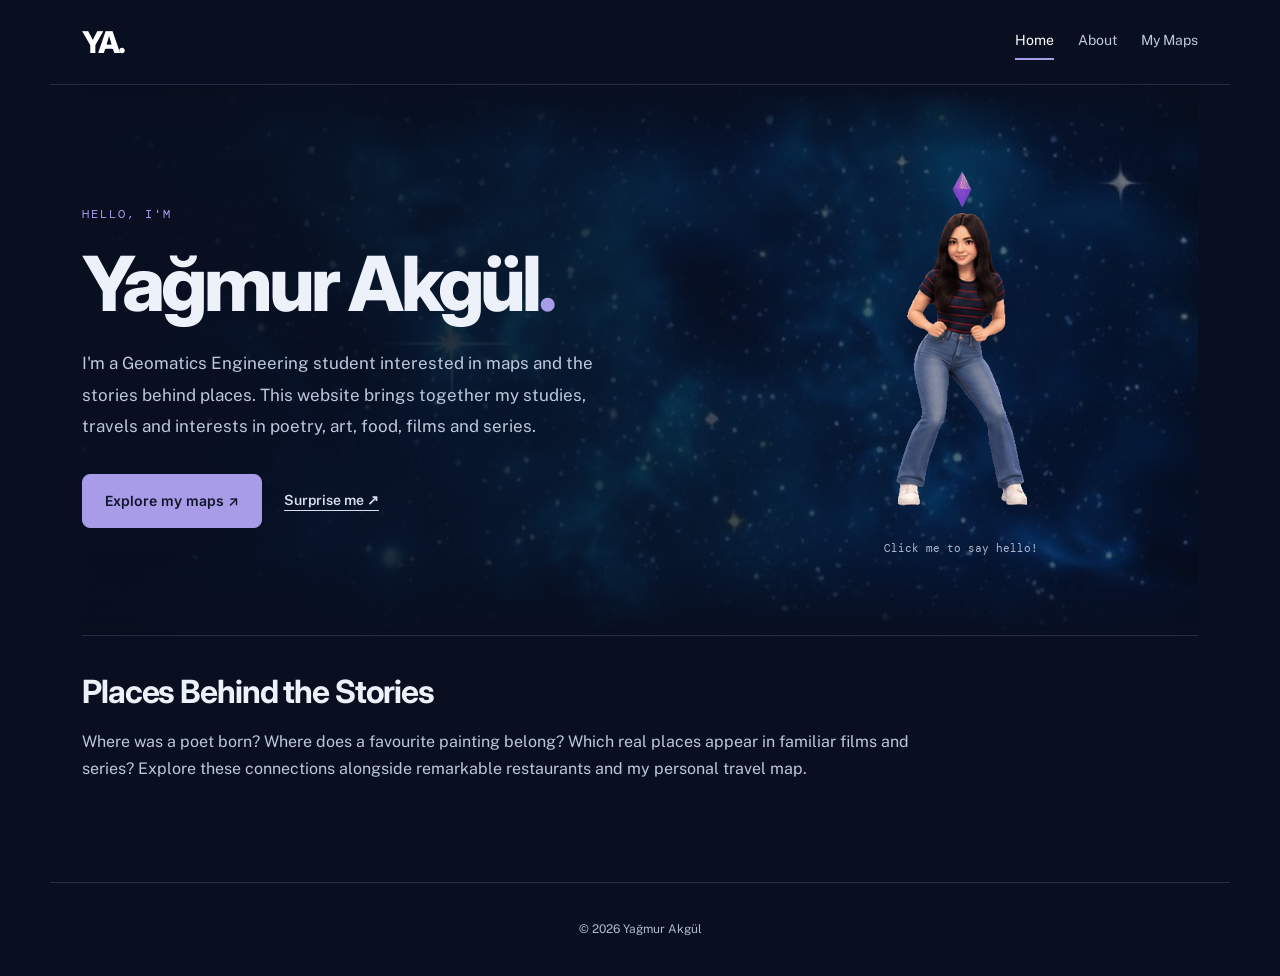
<file: index.html>
<!DOCTYPE html>
<html lang="en">
<head>
    <meta charset="UTF-8">
    <meta name="viewport" content="width=device-width, initial-scale=1.0">

    <title>Yağmur Akgül | Personal Website</title>

    <link rel="stylesheet" href="style.css">
    <link rel="preconnect" href="https://fonts.googleapis.com">
    <link rel="preconnect" href="https://fonts.gstatic.com" crossorigin>
    <link href="https://fonts.googleapis.com/css2?family=DM+Mono:wght@400;500&family=Inter:wght@500;600;700;800&family=Public+Sans:wght@400;500;600&display=swap" rel="stylesheet">
</head>
<body class="home-page">
        <header class="site-header">
        <a class="logo" href="index.html">YA.</a>

        <nav aria-label="Main navigation">
            <a href="index.html" aria-current="page">Home</a>
            <a href="about.html">About</a>
            <a href="poetry.html">My Maps</a>
        </nav>
    </header>

    <main>
       <section class="intro home-hero">
    <div class="home-hero-text">
        <p class="eyebrow">HELLO, I'M</p>

        <h1>Yağmur Akgül<span>.</span></h1>

        <p class="description">
            I'm a Geomatics Engineering student interested in maps
            and the stories behind places. This website brings together
            my studies, travels and interests in poetry, art, food,
            films and series.
        </p>

        <div class="hero-actions">
            <a class="button" href="poetry.html">
                Explore my maps ↗
            </a>

            <a
                class="surprise-link"
                href="poetry.html?surprise=1#leaflet-map"
            >
                Surprise me ↗
            </a>
        </div>
    </div>

    <div class="home-hero-character">
        <div
            id="character-bubble"
            class="character-bubble"
            hidden
        >
            <p>
                Hi! Want to explore my favourite places?
            </p>

            <a href="poetry.html?surprise=1#leaflet-map">
                Let’s explore ↗
            </a>
        </div>

        <button
            id="character-button"
            class="character-button"
            type="button"
            aria-label="Talk to Yağmur’s character"
            aria-expanded="false"
            aria-controls="character-bubble"
        >
            <img
                class="sims-character"
                src="images/yagmur-sims-solo.gif"
                alt="A Sims-style version of Yağmur dancing"
                width="480"
                height="480"
            >
        </button>

        <p class="character-hint">Click me to say hello!</p>
    </div>
</section>

        <section class="travel" id="travel">
    <h2>Places Behind the Stories</h2>

    <p>
        Where was a poet born? Where does a favourite painting
        belong? Which real places appear in familiar films
        and series? Explore these connections alongside
        remarkable restaurants and my personal travel map.
    </p>
</section>
    </main>

    <footer>
        <p>© 2026 Yağmur Akgül</p>
    </footer>

    <script src="home.js"></script>
</body>
</html>
</file>
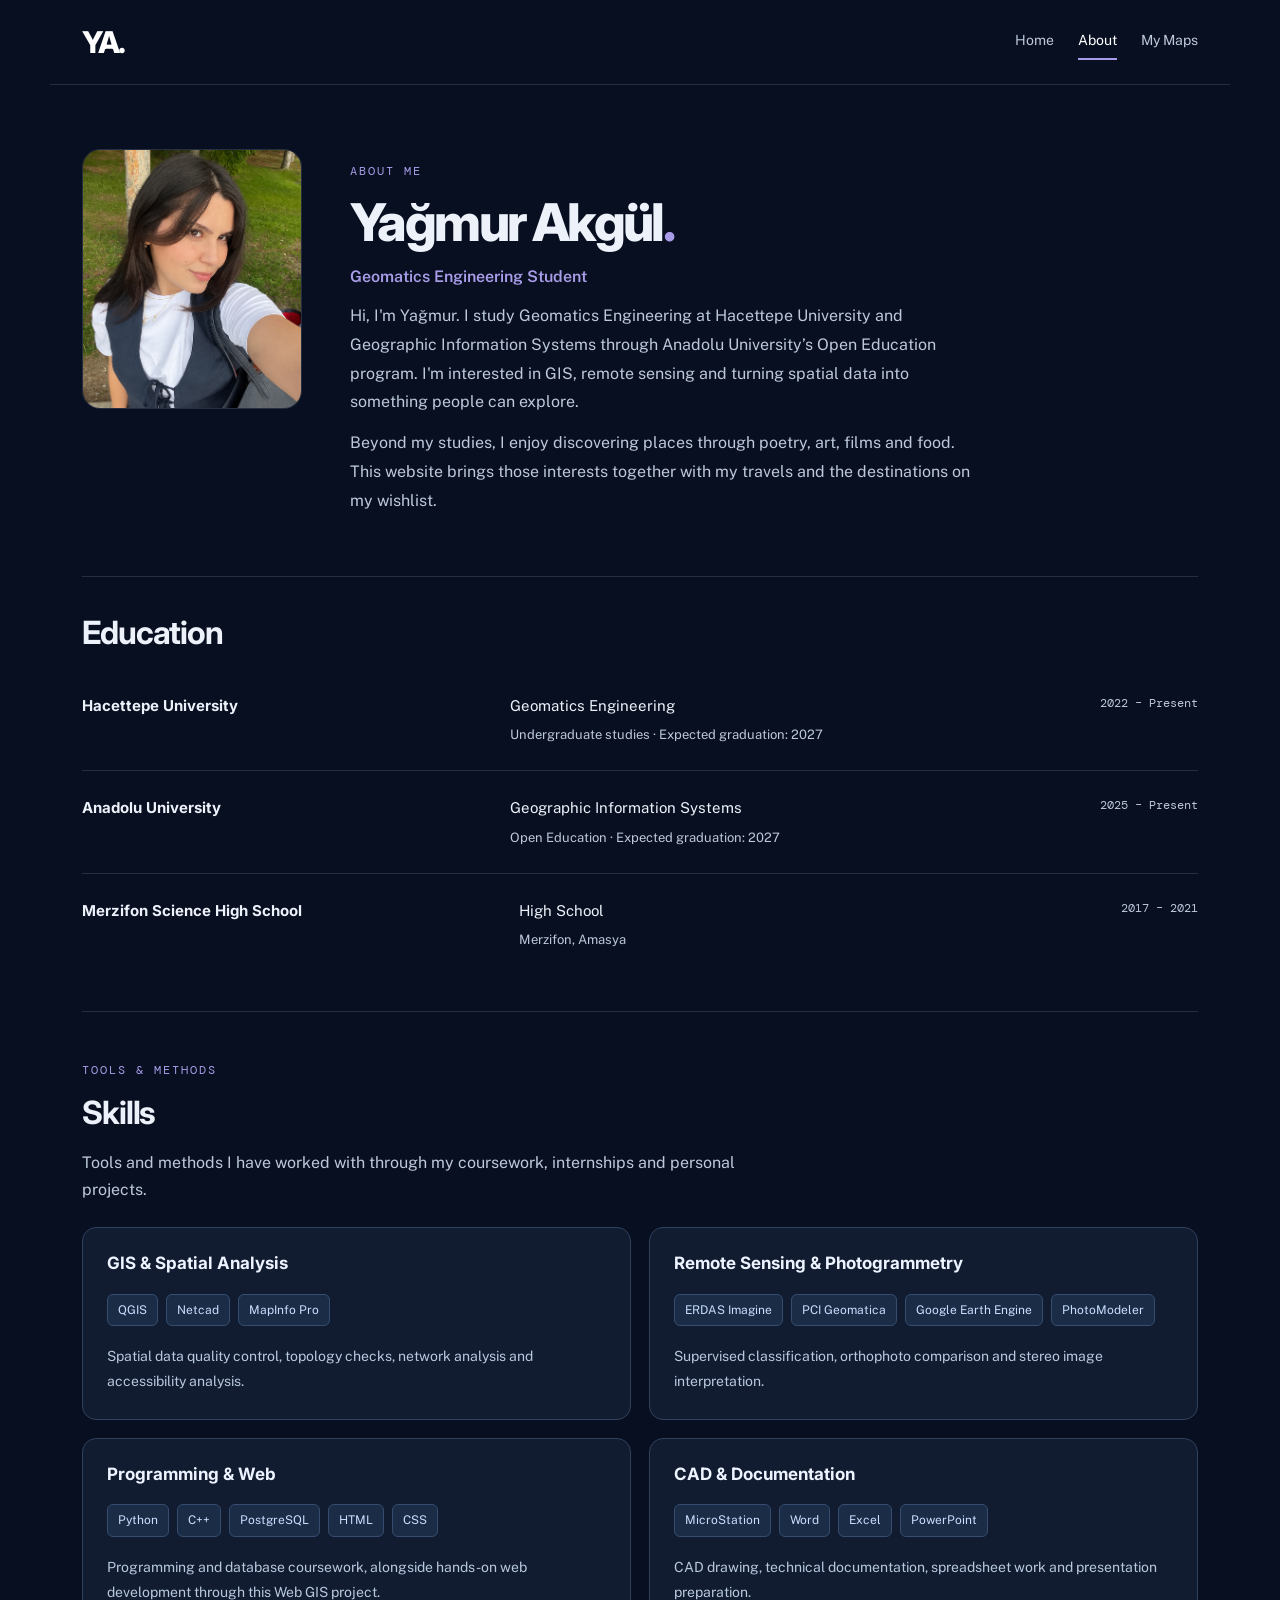
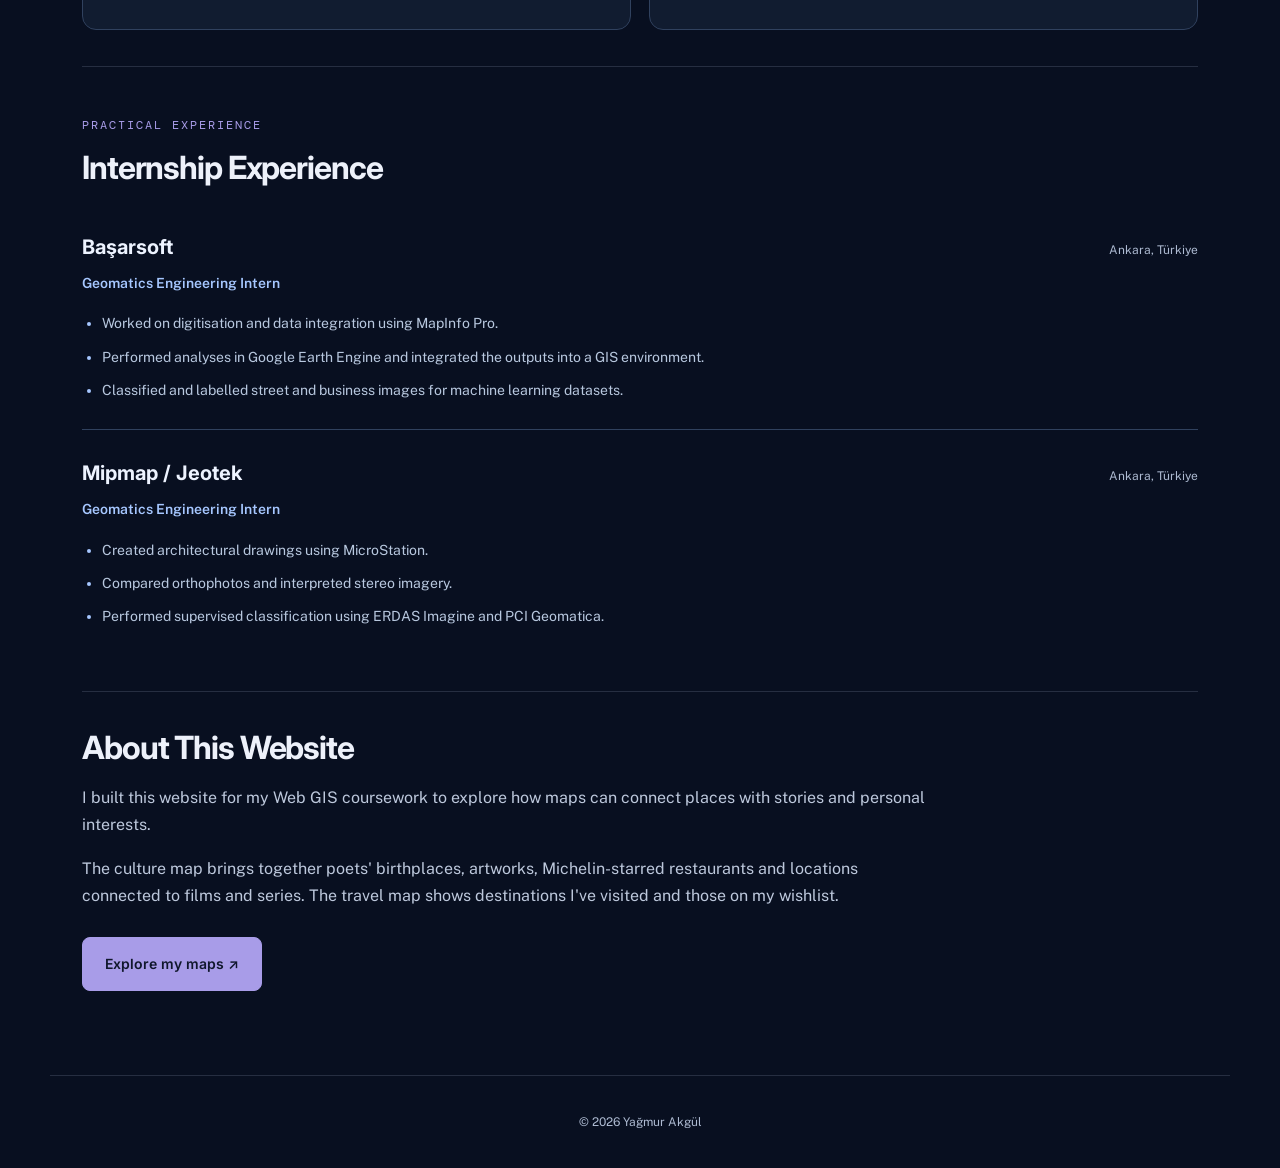
<file: about.html>
<!DOCTYPE html>
<html lang="en">
<head>
    <meta charset="UTF-8">
    <meta name="viewport" content="width=device-width, initial-scale=1.0">

    <title>About | Yağmur Akgül</title>

    <link rel="stylesheet" href="style.css">
    <link rel="stylesheet" href="page-updates.css">
    <link rel="preconnect" href="https://fonts.googleapis.com">
    <link rel="preconnect" href="https://fonts.gstatic.com" crossorigin>
    <link href="https://fonts.googleapis.com/css2?family=DM+Mono:wght@400;500&family=Inter:wght@500;600;700;800&family=Public+Sans:wght@400;500;600&display=swap" rel="stylesheet">
</head>

<body class="about-body">
    <header class="site-header">
        <a class="logo" href="index.html">YA.</a>

        <nav aria-label="Main navigation">
            <a href="index.html">Home</a>
            <a href="about.html" aria-current="page">About</a>
            <a href="poetry.html">My Maps</a>
        </nav>
    </header>

    <main class="about-page">
        <section class="profile">
            <img
                class="profile-photo"
                src="images/profile.PNG"
                alt="Portrait of Yağmur Akgül"
                width="200"
                height="200"
            >

            <div>
                <p class="eyebrow">ABOUT ME</p>
                <h1>Yağmur Akgül<span>.</span></h1>

                <p class="profile-role">
                    Geomatics Engineering Student
                </p>

                <p>
                    Hi, I'm Yağmur. I study Geomatics Engineering at
                    Hacettepe University and Geographic Information Systems
                    through Anadolu University’s Open Education program.
                    I'm interested in GIS, remote sensing and turning spatial
                    data into something people can explore.
                </p>

                <p>
                    Beyond my studies, I enjoy discovering places through
                    poetry, art, films and food. This website brings those
                    interests together with my travels and the destinations
                    on my wishlist.
                </p>
            </div>
        </section>

        <section class="cv-section">
            <h2>Education</h2>

            <div class="cv-row">
                <h3>Hacettepe University</h3>

                <div>
                    <p>Geomatics Engineering</p>
                    <p class="detail">
                        Undergraduate studies · Expected graduation: 2027
                    </p>
                </div>

                <p class="cv-date">2022 – Present</p>
            </div>

            <div class="cv-row">
                <h3>Anadolu University</h3>

                <div>
                    <p>Geographic Information Systems</p>
                    <p class="detail">
                        Open Education · Expected graduation: 2027
                    </p>
                </div>

                <p class="cv-date">2025 – Present</p>
            </div>

            <div class="cv-row">
                <h3>Merzifon Science High School</h3>

                <div>
                    <p>High School</p>
                    <p class="detail">Merzifon, Amasya</p>
                </div>

                <p class="cv-date">2017 – 2021</p>
            </div>
        </section>

        <section class="cv-section" aria-labelledby="skills-heading">
    <p class="eyebrow">TOOLS &amp; METHODS</p>

    <h2 id="skills-heading">Skills</h2>

    <p class="skills-intro">
        Tools and methods I have worked with through my coursework,
        internships and personal projects.
    </p>

    <div class="skills-grid">
        <article class="skill-card">
            <h3>GIS &amp; Spatial Analysis</h3>

            <ul class="skill-tags" aria-label="GIS tools">
                <li>QGIS</li>
                <li>Netcad</li>
                <li>MapInfo Pro</li>
            </ul>

            <p>
                Spatial data quality control, topology checks,
                network analysis and accessibility analysis.
            </p>
        </article>

        <article class="skill-card">
            <h3>Remote Sensing &amp; Photogrammetry</h3>

            <ul class="skill-tags" aria-label="Remote sensing tools">
                <li>ERDAS Imagine</li>
                <li>PCI Geomatica</li>
                <li>Google Earth Engine</li>
                <li>PhotoModeler</li>
            </ul>

            <p>
                Supervised classification, orthophoto comparison
                and stereo image interpretation.
            </p>
        </article>

        <article class="skill-card">
            <h3>Programming &amp; Web</h3>

            <ul class="skill-tags" aria-label="Programming tools">
                <li>Python</li>
                <li>C++</li>
                <li>PostgreSQL</li>
                <li>HTML</li>
                <li>CSS</li>
            </ul>

            <p>
                Programming and database coursework, alongside
                hands-on web development through this Web GIS project.
            </p>
        </article>

        <article class="skill-card">
            <h3>CAD &amp; Documentation</h3>

            <ul class="skill-tags" aria-label="CAD and office tools">
                <li>MicroStation</li>
                <li>Word</li>
                <li>Excel</li>
                <li>PowerPoint</li>
            </ul>

            <p>
                CAD drawing, technical documentation,
                spreadsheet work and presentation preparation.
            </p>
        </article>
    </div>
</section>

<section class="cv-section" aria-labelledby="experience-heading">
    <p class="eyebrow">PRACTICAL EXPERIENCE</p>

    <h2 id="experience-heading">Internship Experience</h2>

    <article class="experience-item">
        <div class="experience-heading">
            <h3>Başarsoft</h3>
            <span>Ankara, Türkiye</span>
        </div>

        <p class="experience-role">
            Geomatics Engineering Intern
        </p>

        <ul>
            <li>
                Worked on digitisation and data integration
                using MapInfo Pro.
            </li>
            <li>
                Performed analyses in Google Earth Engine and
                integrated the outputs into a GIS environment.
            </li>
            <li>
                Classified and labelled street and business images
                for machine learning datasets.
            </li>
        </ul>
    </article>

    <article class="experience-item">
        <div class="experience-heading">
            <h3>Mipmap / Jeotek</h3>
            <span>Ankara, Türkiye</span>
        </div>

        <p class="experience-role">
            Geomatics Engineering Intern
        </p>

        <ul>
            <li>
                Created architectural drawings using MicroStation.
            </li>
            <li>
                Compared orthophotos and interpreted stereo imagery.
            </li>
            <li>
                Performed supervised classification using
                ERDAS Imagine and PCI Geomatica.
            </li>
        </ul>
    </article>
</section>

    
        <section class="about-project">
            <h2>About This Website</h2>

            <p>
                I built this website for my Web GIS coursework to explore
                how maps can connect places with stories and personal interests.
            </p>

            <p>
                The culture map brings together poets' birthplaces, artworks,
                Michelin-starred restaurants and locations connected to films
                and series. The travel map shows destinations I've visited
                and those on my wishlist.
            </p>

            <a class="button" href="poetry.html">
                Explore my maps ↗
            </a>
        </section>
    </main>

    <footer>
        <p>© 2026 Yağmur Akgül</p>
    </footer>
</body>
</html>
</file>
<file: style.css>
/* SHARED NAVY DESIGN */
:root {
    --page: #080f20;
    --panel: #111c32;
    --text: #edf1fa;
    --muted: #bdc8dc;
    --accent: #a89ce8;
    --line: rgba(190, 204, 235, 0.16);
}
* { box-sizing: border-box; }
body { margin: 0; background: var(--page); color: var(--text); font-family: "Public Sans", Arial, sans-serif; line-height: 1.7; }
button, input { font: inherit; }
img { max-width: 100%; }
[hidden] { display: none !important; }
a { color: var(--accent); text-underline-offset: 5px; }
.site-header { max-width: 1180px; margin: auto; padding: 24px 32px; display: flex; justify-content: space-between; align-items: center; gap: 24px; border-bottom: 1px solid var(--line); }
.logo { color: #fff; font: 800 30px "Inter", sans-serif; letter-spacing: -2px; text-decoration: none; }
.site-header nav { display: flex; flex-wrap: wrap; gap: 24px; }
.site-header nav a { color: var(--muted); font-size: 14px; text-decoration: none; padding: 5px 0; border-bottom: 2px solid transparent; }
.site-header nav a:hover, .site-header nav a[aria-current="page"] { color: #fff; border-bottom-color: var(--accent); }
main { width: 100%; max-width: 1180px; margin: auto; padding: 0 32px 48px; }
h1, h2, h3, h4 { font-family: "Inter", sans-serif; }
h1 { margin: 18px 0 24px; font-size: clamp(40px, 6vw, 76px); line-height: 1.08; font-weight: 800; letter-spacing: -0.05em; }
h1 span { color: var(--accent); }
h2 { font-size: clamp(24px, 3vw, 32px); line-height: 1.25; letter-spacing: -0.035em; }
.eyebrow { color: var(--accent); font-family: "DM Mono", monospace; font-size: 12px; font-weight: 400; letter-spacing: 2px; }
.intro { padding: 72px 0 56px; animation: appear 0.6s ease-out; }
.description { max-width: 720px; color: var(--muted); font-size: 17px; line-height: 1.85; }
.button { display: inline-block; padding: 14px 22px; border: 1px solid var(--accent); border-radius: 8px; background: var(--accent); color: #10172c; font-family: "Inter", sans-serif; font-size: 14px; font-weight: 600; text-decoration: none; transition: background-color 0.2s, transform 0.2s; }
.button:hover { background: #c1b7f3; transform: translateY(-2px); }
a:focus-visible, button:focus-visible, summary:focus-visible, input:focus-visible { outline: 2px solid #c4b8ff; outline-offset: 4px; }
.cv-section, .travel, .about-project { padding: 36px 0; border-top: 1px solid var(--line); }
.cv-section h2, .travel h2, .about-project h2 { margin: 0 0 16px; }
main > section > p, .about-project p, .travel p { color: var(--muted); max-width: 850px; }
.detail, .cv-date, .section-note { color: var(--muted); }
footer { max-width: 1180px; margin: auto; padding: 24px 32px; text-align: center; border-top: 1px solid var(--line); color: #aebbd2; font-size: 12px; }

/* HOME */
.intro.home-hero { position: relative; isolation: isolate; display: grid; grid-template-columns: minmax(0,1.25fr) minmax(0,1fr); gap: 48px; align-items: center; padding: 80px 0; }
.home-hero > * { position: relative; z-index: 1; min-width: 0; }
.home-hero::before { content: ""; position: absolute; inset: 0; z-index: 0; pointer-events: none; background-image: linear-gradient(90deg,rgba(8,15,32,.97),rgba(8,15,32,.82) 45%,rgba(8,15,32,.5)),url("images/galaxy.png"); background-size: cover; background-position: center; -webkit-mask-image: linear-gradient(transparent,black 12%,black 85%,transparent); mask-image: linear-gradient(transparent,black 12%,black 85%,transparent); }
.home-hero-text .description { max-width: 550px; }
.hero-actions { display: flex; align-items: center; flex-wrap: wrap; gap: 22px; margin-top: 32px; }
.surprise-link { color: #d8deec; font-size: 14px; font-weight: 600; }
.surprise-link:hover { color: #bfb3ff; }
.home-hero-character { display: flex; flex-direction: column; align-items: center; }
.character-button { display: block; width: 100%; max-width: 360px; padding: 0; overflow: hidden; border: 1px solid var(--line); border-radius: 20px; background: var(--page); box-shadow: 0 20px 60px rgba(0,0,0,.3); cursor: pointer; transition: transform .2s; }
.character-button:hover { transform: translateY(-4px); }
.sims-character { display: block; width: 100%; height: auto; }
.character-hint { margin: 16px 0 0; color: #aebbd2; font: 11px "DM Mono", monospace; }
.character-bubble { position: absolute; z-index: 5; top: 10px; left: 50%; width: min(260px,85%); padding: 18px 20px; border: 1px solid #52617e; border-radius: 18px; background: #15213a; color: #fff; transform: translateX(-50%); text-align: center; box-shadow: 0 8px 24px rgba(0,0,0,.25); }
.character-bubble::after { content: ""; position: absolute; bottom: -8px; left: calc(50% - 7px); width: 14px; height: 14px; background: #15213a; border-right: 1px solid #52617e; border-bottom: 1px solid #52617e; transform: rotate(45deg); }
.character-bubble p { margin: 0 0 10px; font-size: 14px; }
.character-bubble a { color: #c4b8ff; font-size: 13px; font-weight: 600; }
.character-bubble:not([hidden]) { animation: bubble-appear .3s ease-out; }

/* ABOUT */
.about-page { padding-top: 64px; }
.profile { display: grid; grid-template-columns: 220px minmax(0,1fr); align-items: start; gap: 48px; padding-bottom: 48px; animation: appear .6s ease-out; }
.profile-photo { width: 220px; height: 260px; object-fit: cover; border-radius: 18px; border: 1px solid var(--line); }
.profile h1 { margin: 12px 0; font-size: clamp(34px,5vw,52px); }
.profile p { margin: 12px 0; color: var(--muted); }
.profile .eyebrow, .profile .profile-role { color: var(--accent); }
.profile .profile-role { font-weight: 600; }
.cv-row { display: grid; grid-template-columns: 1fr 1.4fr auto; gap: 24px; padding: 24px 0; border-bottom: 1px solid var(--line); }
.cv-row:last-child { border-bottom: 0; }
.cv-row h3, .cv-row p { margin: 0; font-size: 15px; }
.cv-row .detail { margin-top: 6px; font-size: 13px; }
.cv-date { font-family: "DM Mono", monospace; font-size: 12px !important; }
.about-project .button { margin-top: 12px; }

/* ANIMATION AND RESPONSIVE LAYOUT */
@keyframes appear { from { opacity:0; transform:translateY(12px); } to { opacity:1; transform:translateY(0); } }
@keyframes bubble-appear { from { opacity:0; transform:translateX(-50%) translateY(10px) scale(.95); } to { opacity:1; transform:translateX(-50%) translateY(0) scale(1); } }
@media (max-width:760px) {
    main { padding-inline: 20px; }
    .site-header { padding:20px; gap:16px; }
    .site-header nav { gap:14px; }
    .intro { padding:48px 0; }
    .intro.home-hero { grid-template-columns:1fr; gap:36px; padding:48px 0; }
    .character-button { max-width:300px; }
    .profile { grid-template-columns:1fr; gap:24px; }
    .profile-photo { width:180px; height:210px; }
    .cv-row { grid-template-columns:1fr; gap:10px; }
    .about-page { padding-top:36px; }
}
@media (prefers-reduced-motion:reduce) {
    .intro, .profile, .character-bubble:not([hidden]) { animation:none; }
    .button, .character-button { transition:none; }
    .button:hover, .character-button:hover { transform:none; }
}

/* MAP COMPONENTS */
#leaflet-map {
    height: 460px;
    width: 100%;
    margin-top: 16px;
    border: 1px solid #d7dfec;
    border-radius: 16px;
    background-color: #e7edf8;
}

.map-note {
    color: #53647d;
    font-size: 14px;
}

.poet-popup {
    color: #253550;
    font-family: "Public Sans", sans-serif;
}

.poet-popup h3 {
    margin: 8px 0;
    font-size: 17px;
}

.poet-entry + .poet-entry {
    border-top: 1px solid #d7dfec;
    margin-top: 12px;
    padding-top: 8px;
}

#leaflet-map .leaflet-popup-content-wrapper,
#leaflet-map .leaflet-popup-tip {
    background-color: #f8faff;
}

@media (max-width: 600px) {
    #leaflet-map {
        height: 360px;
    }
}
#ol-map {
    height: 460px;
    width: 100%;
    margin-top: 16px;
    border: 1px solid #d7dfec;
    border-radius: 16px;
    overflow: hidden;
    background-color: #e7edf8;
}

.map-legend {
    display: flex;
    flex-wrap: wrap;
    gap: 12px 24px;
    margin: 20px 0;
    color: #53647d;
    font-size: 14px;
}

.map-legend span {
    display: inline-flex;
    align-items: center;
    gap: 8px;
}

.legend-dot {
    display: inline-block;
    width: 12px;
    height: 12px;
    border-radius: 50%;
}

.legend-dot.early {
    background-color: #66358a;
}

.legend-dot.middle {
    background-color: #287f83;
}

.legend-dot.late {
    background-color: #b66a20;
}

.legend-dot.mixed {
    background-color: #c74785;
}

.map-details {
    margin-top: 16px;
    padding: 20px;
    border: 1px solid #d7dfec;
    border-radius: 12px;
    color: #253550;
    background-color: #fbe5ef;
}

.map-details h3 {
    margin: 8px 0;
}

@media (max-width: 600px) {
    #ol-map {
        height: 360px;
    }
}
.table-container {
    margin-top: 24px;
    overflow-x: auto;
    border: 1px solid #d7dfec;
    border-radius: 16px;
}

.poet-table {
    width: 100%;
    border-collapse: collapse;
    text-align: left;
}

.poet-table caption {
    padding: 16px;
    text-align: left;
    color: #53647d;
}

.poet-table thead {
    background-color: #efd9ed;
}

.poet-table th,
.poet-table td {
    padding: 18px;
    border-bottom: 1px solid #d7dfec;
    vertical-align: middle;
}

.poet-table tbody th {
    font-weight: 600;
}

.poet-table tbody tr:last-child th,
.poet-table tbody tr:last-child td {
    border-bottom: none;
}

.poet-table tbody tr:hover {
    background-color: #f8e3ef;
}

.poet-portrait {
    display: block;
    width: 72px;
    height: 88px;
    object-fit: cover;
    border-radius: 8px;
}
/* Şair isminin altındaki açılır bölüm */
.verse-details {
    margin-top: 10px;
    font-weight: normal;
}

.verse-details summary {
    width: fit-content;
    color: #75439a;
    font-size: 13px;
    cursor: pointer;
}

.verse-details summary:hover {
    color: #253550;
}

.verse-details summary:focus-visible {
    outline: 2px solid #75439a;
    outline-offset: 4px;
    border-radius: 3px;
}

.verse-details[open] summary {
    margin-bottom: 12px;
}

/* Şiir alıntısı */
.verse-quote {
    margin: 0;
    padding: 14px 18px;
    max-width: 420px;

    border-left: 3px solid #b77ac9;
    border-radius: 0 10px 10px 0;
    background-color: #e7edf8;

    color: #57336d;
    font-family: Georgia, "Times New Roman", serif;
    font-size: 16px;
    font-style: italic;
    font-weight: normal;
    line-height: 1.8;

    white-space: pre-line;
    overflow-wrap: anywhere;
}
/* Haritadaki şair bilgi kutuları */
#leaflet-map .leaflet-popup-content-wrapper,
#leaflet-map .leaflet-popup-tip {
    background-color: #f8faff;
}

.poet-popup {
    color: #253550;
    font-family: "Public Sans", sans-serif;
}

.poet-popup .popup-location {
    margin: 0 0 12px;
    color: #53647d;
    font-size: 13px;
}

.map-poet-card {
    padding: 14px 0;
}

.map-poet-card + .map-poet-card {
    border-top: 1px solid #d7dfec;
}

.map-poet-heading {
    display: flex;
    align-items: center;
    gap: 14px;
}

.map-poet-heading img {
    display: block;
    width: 70px;
    height: 86px;
    object-fit: cover;
    border-radius: 8px;
    flex-shrink: 0;
}

.poet-popup .map-poet-heading h3 {
    margin: 0 0 6px;
    font-size: 17px;
    line-height: 1.4;
}

.poet-popup .map-poet-heading p {
    margin: 0;
    color: #53647d;
    font-size: 14px;
}

.map-verse {
    margin: 16px 0 0;
    padding: 10px 14px;
    border-left: 3px solid #b77ac9;
    border-radius: 0 8px 8px 0;
    background-color: #e7edf8;
    color: #57336d;

    font-family: Georgia, serif;
    font-style: italic;
    font-size: 15px;
    line-height: 1.7;
    white-space: pre-line;
    overflow-wrap: anywhere;
}
/* HARİTA ALANLARI */
#leaflet-map,
#ol-map {
    width: 100%;
    height: 480px;
    margin-top: 16px;
    border: 1px solid #d7dfec;
    border-radius: 16px;
    background-color: #e7edf8;
}

#ol-map {
    overflow: hidden;
}

.map-note {
    color: #53647d;
    font-size: 14px;
}

/* KATEGORİ SEÇİMİ */
#leaflet-map .leaflet-control-layers {
    padding: 10px 14px;
    border: 1px solid #d7dfec;
    border-radius: 12px;
    background-color: #f8faff;
    color: #253550;
    font-family: "Public Sans", sans-serif;
    font-size: 14px;
}

#leaflet-map .leaflet-control-layers label {
    padding: 5px 0;
    cursor: pointer;
}

#leaflet-map .leaflet-control-layers input {
    accent-color: #75439a;
}

/* BİLGİ KUTULARI */
#leaflet-map .leaflet-popup-content-wrapper,
#leaflet-map .leaflet-popup-tip {
    background-color: #f8faff;
}

.culture-popup {
    color: #253550;
    font-family: "Public Sans", sans-serif;
}

.culture-popup h3 {
    margin: 0 0 8px;
    font-size: 17px;
    line-height: 1.4;
}

.culture-popup .popup-location {
    margin: 0 0 12px;
    color: #53647d;
    font-size: 13px;
}

/* ŞAİR KARTLARI */
.map-poet-card {
    padding: 14px 0;
}

.map-poet-card + .map-poet-card {
    border-top: 1px solid #d7dfec;
}

.map-poet-heading {
    display: flex;
    align-items: center;
    gap: 14px;
}

.map-poet-heading img {
    display: block;
    width: 70px;
    height: 86px;
    object-fit: cover;
    border-radius: 8px;
    flex-shrink: 0;
}

.map-poet-heading p {
    margin: 0;
    color: #53647d;
}

.map-verse {
    margin: 16px 0 0;
    padding: 12px 14px;
    border-left: 3px solid #b77ac9;
    border-radius: 0 8px 8px 0;
    background-color: #e7edf8;
    color: #57336d;
    font-family: Georgia, serif;
    font-style: italic;
    font-size: 15px;
    line-height: 1.7;
    white-space: pre-line;
    overflow-wrap: anywhere;
}

/* ESER KARTLARI */
.map-art-card {
    padding: 16px 0;
    border-top: 1px solid #d7dfec;
}

.map-art-image {
    display: block;
    width: 100%;
    height: auto;
    max-height: 250px;
    object-fit: contain;
    border-radius: 8px;
    background-color: #e7edf8;
}

.map-art-card h4 {
    margin: 12px 0 6px;
    font-size: 17px;
}

.culture-popup .map-art-card p {
    margin: 6px 0;
    line-height: 1.6;
}

.artwork-note {
    color: #53647d;
    font-size: 13px;
}

/* TABLOLAR */
.table-container {
    margin-top: 24px;
    overflow-x: auto;
    border: 1px solid #d7dfec;
    border-radius: 16px;
}

.poet-table {
    width: 100%;
    border-collapse: collapse;
    text-align: left;
}

.poet-table caption {
    padding: 16px;
    color: #53647d;
    text-align: left;
}

.poet-table thead {
    background-color: #efd9ed;
}

.poet-table th,
.poet-table td {
    padding: 18px;
    border-bottom: 1px solid #d7dfec;
    vertical-align: middle;
}

.poet-table tbody th {
    font-weight: 600;
}

.poet-table tbody tr:last-child th,
.poet-table tbody tr:last-child td {
    border-bottom: none;
}

.poet-table tbody tr:hover {
    background-color: #f8e3ef;
}

.poet-portrait {
    display: block;
    width: 72px;
    height: 88px;
    object-fit: cover;
    border-radius: 8px;
}

.artwork-thumbnail {
    display: block;
    width: 110px;
    height: 90px;
    object-fit: contain;
    border-radius: 8px;
    background-color: #e7edf8;
}

.artwork-table .detail {
    margin-top: 6px;
    font-size: 14px;
    font-weight: normal;
}

@media (max-width: 600px) {
    #leaflet-map,
    #ol-map {
        height: 380px;
    }

    .poet-table th,
    .poet-table td {
        padding: 12px;
    }
}
/* RESTAURANT POPUPS */

.restaurant-popup {
    padding: 8px 4px;
    color: #253550;
}

.restaurant-popup .restaurant-label {
    margin: 0 0 12px;
    color: #9b4777;
    font-size: 10px;
    font-weight: 700;
    letter-spacing: 1.8px;
}

.restaurant-popup h3 {
    margin: 0 0 8px;
    color: #253550;
    font-size: 23px;
    line-height: 1.2;
}

.restaurant-popup .restaurant-location {
    margin: 0 0 16px;
    color: #9b4777;
    font-size: 13px;
}

.restaurant-popup .michelin-badge {
    display: inline-flex;
    align-items: center;
    flex-wrap: wrap;
    gap: 10px;
    margin: 0 0 8px;
    padding: 9px 12px;
    border: 1px solid #edc6dc;
    border-radius: 12px;
    background: #f8faff;
    color: #743f68;
    font-size: 12px;
    font-weight: 600;
}

.restaurant-popup .michelin-stars {
    color: #ad3960;
    font-size: 20px;
    letter-spacing: 3px;
    line-height: 1;
}

.restaurant-popup .michelin-meaning {
    margin: 0 0 18px;
    color: #53647d;
    font-size: 12px;
    font-style: italic;
    line-height: 1.6;
}

.restaurant-popup .restaurant-address {
    margin: 0 0 18px;
    padding-top: 14px;
    border-top: 1px solid #ecd3e3;
    font-size: 13px;
    line-height: 1.7;
}

.restaurant-popup a.restaurant-link {
    display: inline-block;
    padding: 10px 14px;
    border-radius: 10px;
    background: #f7e1ec;
    color: #253550;
    font-size: 12px;
    font-weight: 600;
    text-decoration: none;
    transition: background-color 0.2s ease;
}

.restaurant-popup a.restaurant-link:hover {
    background: #edc6dc;
}

.restaurant-popup a.restaurant-link:focus-visible {
    outline: 2px solid #253550;
    outline-offset: 3px;
}

.restaurant-popup .restaurant-source-note {
    margin: 14px 0 0;
    color: #53647d;
    font-size: 10px;
    line-height: 1.5;
}

/* AÇILIP KAPANAN HARİTA ARAMASI */

.culture-search-control {
    position: relative;
    font-family: inherit;
}

.culture-search-toggle {
    display: grid;
    place-items: center;
    width: 42px;
    height: 42px;
    padding: 0;
    border: 1px solid #d7dfec;
    border-radius: 12px;
    background: #f8faff;
    box-shadow: 0 3px 12px rgb(96 56 120 / 12%);
    cursor: pointer;
    font-size: 19px;
    transition: background-color 0.2s ease;
}

.culture-search-toggle:hover,
.culture-search-toggle[aria-expanded="true"] {
    background: #efd5e7;
}

.culture-search-panel {
    position: absolute;
    top: 50px;
    left: 0;
    box-sizing: border-box;
    width: min(310px, calc(100vw - 60px));
    padding: 18px;
    border: 1px solid #d7dfec;
    border-radius: 16px;
    background: #f8faff;
    box-shadow: 0 8px 28px rgb(96 56 120 / 16%);
    color: #253550;
}

.culture-search-panel[hidden] {
    display: none;
}

.culture-search-panel label {
    display: block;
    margin-bottom: 12px;
    font-size: 16px;
    font-weight: 700;
}

.culture-search-panel input {
    box-sizing: border-box;
    width: 100%;
    padding: 12px;
    border: 1px solid #dfbfd8;
    border-radius: 10px;
    background: #ffffff;
    color: #253550;
    font-family: inherit;
    font-size: 13px;
}

.culture-search-panel input::placeholder {
    color: #896d95;
}

.culture-search-status {
    margin: 10px 0;
    font-size: 12px;
    line-height: 1.5;
}

.culture-search-results {
    display: grid;
    gap: 8px;
    max-height: 180px;
    overflow-y: auto;
}

.culture-search-result {
    display: block;
    width: 100%;
    padding: 12px;
    border: 1px solid #eedbe8;
    border-radius: 10px;
    background: #f8faff;
    color: #253550;
    text-align: left;
    font-family: inherit;
    cursor: pointer;
    transition: background-color 0.2s ease;
}

.culture-search-result:hover {
    background: #efd5e7;
}

.culture-search-result strong {
    display: block;
    font-size: 13px;
    line-height: 1.4;
}

.culture-search-result span {
    display: block;
    margin-top: 5px;
    color: #53647d;
    font-size: 11px;
    line-height: 1.5;
}

.culture-search-control button:focus-visible,
.culture-search-panel input:focus-visible {
    outline: 2px solid #8651a0;
    outline-offset: 3px;
}

/* KÜMELENEN HARİTA NOKTALARI */

.culture-cluster {
    display: grid;
    place-items: center;
    box-sizing: border-box;
    border: 5px solid rgb(255 255 255 / 65%);
    border-radius: 50%;
    box-shadow: 0 3px 12px rgb(60 30 80 / 22%);
    cursor: pointer;
}

.culture-cluster-count {
    color: #ffffff;
    font-family: inherit;
    font-size: 15px;
    font-weight: 700;
    line-height: 1;
}

.cluster-poets {
    background: #8651a0;
}

.cluster-artworks {
    background: #318c91;
}

.cluster-restaurants {
    background: #b85283;
}

.culture-cluster:focus-visible {
    outline: 3px solid #253550;
    outline-offset: 3px;
}

/* MY TRAVEL MAP */

#ol-map {
    width: 100%;
    height: 480px;
    overflow: hidden;
    border: 1px solid #d7dfec;
    border-radius: 18px;
    background: #f8edf4;
}

.travel-map-section {
    margin-top: 50px;
}

/* KAPALI KATMAN MENÜSÜ */

.travel-layer-control {
    position: absolute;
    top: 12px;
    right: 12px;
    font-family: inherit;
}

.travel-layer-toggle {
    display: grid;
    place-items: center;
    width: 42px;
    height: 42px;
    margin-left: auto;
    border: 1px solid #d7dfec;
    border-radius: 12px;
    background: #f8faff;
    color: #253550;
    box-shadow: 0 3px 12px rgb(96 56 120 / 12%);
    font-size: 28px;
    cursor: pointer;
}

.travel-layer-toggle:hover,
.travel-layer-toggle[aria-expanded="true"] {
    background: #efd5e7;
}

.travel-layer-panel {
    width: 180px;
    margin-top: 8px;
    padding: 16px;
    border: 1px solid #d7dfec;
    border-radius: 14px;
    background: #f8faff;
    box-shadow: 0 6px 20px rgb(96 56 120 / 15%);
    color: #253550;
}

.travel-layer-panel[hidden] {
    display: none;
}

.travel-layer-panel p {
    margin: 0 0 12px;
    font-size: 10px;
    font-weight: 700;
    letter-spacing: 1.4px;
}

.travel-layer-panel label {
    display: flex;
    align-items: center;
    gap: 9px;
    padding: 9px 0;
    font-size: 14px;
    cursor: pointer;
}

.travel-layer-panel input {
    accent-color: #8651a0;
}

/* HARİTA BİLGİ KARTI */

.travel-popup {
    position: relative;
    box-sizing: border-box;
    width: min(280px, calc(100vw - 65px));
    padding: 24px;
    border: 1px solid #d7dfec;
    border-radius: 16px;
    background: #f8faff;
    box-shadow: 0 8px 24px rgb(96 56 120 / 18%);
    color: #253550;
}

.travel-popup[hidden] {
    display: none;
}

.travel-popup::after {
    position: absolute;
    bottom: -9px;
    left: calc(50% - 8px);
    width: 16px;
    height: 16px;
    border-right: 1px solid #d7dfec;
    border-bottom: 1px solid #d7dfec;
    background: #f8faff;
    transform: rotate(45deg);
    content: "";
}

.travel-popup-close {
    position: absolute;
    top: 5px;
    right: 8px;
    padding: 2px 8px;
    border: none;
    background: transparent;
    color: #53647d;
    font-size: 25px;
    cursor: pointer;
}

.travel-popup .travel-popup-category {
    margin: 0 0 10px;
    color: #a1517f;
    font-size: 10px;
    font-weight: 700;
    letter-spacing: 1.6px;
}

.travel-popup h3 {
    margin: 0 0 12px;
    font-size: 23px;
    line-height: 1.2;
}

#travel-popup-note {
    margin: 0;
    font-size: 13px;
    line-height: 1.8;
}

.travel-layer-control button:focus-visible,
.travel-layer-panel input:focus-visible,
.travel-popup-close:focus-visible {
    outline: 2px solid #8651a0;
    outline-offset: 3px;
}

@media (max-width: 600px) {
    #ol-map {
        height: 380px;
    }
}

/* HARİTAYI SIFIRLAMA DÜĞMELERİ */

.map-reset-button {
    display: grid;
    place-items: center;
    box-sizing: border-box;
    width: 42px;
    height: 42px;
    padding: 0;
    border: 1px solid #d7dfec;
    border-radius: 12px;
    background: #f8faff;
    color: #253550;
    box-shadow: 0 3px 12px rgb(96 56 120 / 12%);
    font-family: inherit;
    font-size: 28px;
    line-height: 1;
    cursor: pointer;
    transition: background-color 0.2s ease;
}

.map-reset-button:hover {
    background: #efd5e7;
}

.map-reset-button:focus-visible {
    outline: 2px solid #8651a0;
    outline-offset: 3px;
}

.travel-reset-control {
    position: absolute;
    top: 80px;
    left: 10px;
}

.restaurant-popup .restaurant-dish-photo {
    display: block;
    width: 100%;
    height: 180px;
    margin: 16px 0;
    border-radius: 12px;
    object-fit: cover;
}

.restaurant-popup .restaurant-dish-photo[hidden] {
    display: none;
}

.restaurant-popup .restaurant-dish-label {
    margin: 16px 0 7px;
    color: #a1517f;
    font-size: 10px;
    font-weight: 700;
    letter-spacing: 1.5px;
}

.restaurant-popup .restaurant-dish-title {
    margin: 0 0 10px;
    color: #253550;
    font-size: 18px;
    line-height: 1.4;
}

.restaurant-popup .restaurant-dish-description {
    margin: 0 0 18px;
    color: #53647d;
    font-size: 13px;
    line-height: 1.8;
}
/* FOTOĞRAFLI RESTORAN TABLOSU */

.restaurant-table-section {
    margin-top: 55px;
}

.restaurant-table-section .table-container {
    margin-top: 24px;
    overflow-x: auto;
}

.restaurant-table {
    width: 100%;
    min-width: 780px;
    border-collapse: collapse;
    color: #253550;
}

.restaurant-table caption {
    padding: 0 0 12px;
    color: #53647d;
    font-size: 13px;
    text-align: left;
}

.restaurant-table th,
.restaurant-table td {
    padding: 18px;
    border-bottom: 1px solid #d7dfec;
    text-align: left;
    vertical-align: middle;
}

.restaurant-table thead th {
    background: #e8eef8;
    font-size: 13px;
}

.restaurant-table tbody th {
    font-size: 14px;
    font-weight: 600;
}

.restaurant-table tbody tr {
    background: #f8faff;
    transition: background-color 0.2s ease;
}

.restaurant-table tbody tr:hover {
    background: #f9e9f1;
}

.restaurant-table .restaurant-table-photo {
    display: block;
    width: 110px;
    height: 90px;
    border-radius: 10px;
    object-fit: cover;
}

.restaurant-table .restaurant-table-photo[hidden] {
    display: none;
}

.restaurant-table a {
    color: #253550;
    text-decoration: underline;
    text-underline-offset: 4px;
}

.restaurant-table a:hover {
    color: #a1517f;
}

.restaurant-table-stars {
    color: #ad3960;
    font-size: 19px;
    letter-spacing: 2px;
    white-space: nowrap;
}

.restaurant-table-dish-name {
    display: block;
    min-width: 220px;
    font-size: 14px;
    line-height: 1.5;
}

.restaurant-table-description {
    max-width: 330px;
    margin: 8px 0 0;
    color: #53647d;
    font-size: 12px;
    line-height: 1.7;
}
/* SCREEN LOCATIONS */

.cluster-screen {
    background: #455d88;
}

.screen-popup .screen-production {
    margin: 0 0 12px;
    color: #8651a0;
    font-size: 13px;
    font-weight: 700;
}

.screen-popup .screen-photo {
    display: block;
    width: 100%;
    height: 175px;
    margin-bottom: 16px;
    border-radius: 12px;
    object-fit: cover;
}

.screen-popup .screen-photo[hidden] {
    display: none;
}

.screen-popup h3 {
    margin: 0 0 8px;
    color: #253550;
    line-height: 1.4;
}

.screen-popup .screen-type {
    display: inline-block;
    padding: 6px 10px;
    border-radius: 8px;
    background: #e8eef8;
    color: #455d88;
    font-size: 11px;
}

.screen-popup .screen-connection {
    color: #253550;
    font-size: 12px;
    font-weight: 600;
}

.screen-popup .screen-description {
    color: #53647d;
    font-size: 13px;
    line-height: 1.7;
}
/* HARİTADAKİ SURPRISE ME BUTONU */

.leaflet-control.culture-surprise-control {
    border: 1px solid #d7dfec;
    border-radius: 10px;
    background: #f8faff;
    box-shadow: 0 3px 12px rgba(96, 56, 120, 0.12);
    overflow: hidden;
}

.culture-surprise-button {
    display: block;
    padding: 11px 14px;
    border: 0;
    background: #f8faff;
    color: #455d88;
    font: inherit;
    font-size: 12px;
    font-weight: 600;
    cursor: pointer;
}

.culture-surprise-button:hover {
    background: #e8eef8;
}

.culture-surprise-button:focus-visible {
    outline: 2px solid #8651a0;
    outline-offset: -3px;
}

@media (max-width: 760px) {
    .character-button {
        max-width: 320px;
    }
}

@media (prefers-reduced-motion: reduce) {
    .character-button {
        transition: none;
    }

    .character-button:hover {
        transform: none;
    }
}

/* MAP SURFACES ON THE DARK PAGE */
#leaflet-map, #ol-map { height:480px; border:1px solid #52617e; border-radius:16px; background:#e7edf8; }
.maps-page .map-note { color:#aebbd2; font-size:13px; line-height:1.7; }
.leaflet-container, #ol-map { color:#253550; font-family:"Public Sans",sans-serif; }
.leaflet-container a { color:#455d88; }
.culture-popup h3, .culture-popup h4, .travel-popup h3 { color:#253550; letter-spacing:normal; }
.table-container { overflow-x:auto; }
@media (max-width:600px) { #leaflet-map, #ol-map { height:390px; } }

.character-button,
.home-page .character-button {
    background: transparent;
    border: none;
    border-radius: 0;
    box-shadow: none;
    overflow: visible;
}

.sims-character {
    border-radius: 0;
}

/* ABOUT: SKILLS */

.skills-intro {
    max-width: 700px;
    margin-bottom: 24px;
    color: #bdc8dc;
}

.skills-grid {
    display: grid;
    grid-template-columns: repeat(2, minmax(0, 1fr));
    gap: 18px;
}

.skill-card {
    padding: 24px;
    border: 1px solid #30415e;
    border-radius: 14px;
    background: #111c30;
}

.skill-card h3 {
    margin: 0 0 18px;
    color: #edf3ff;
    font-size: 17px;
    line-height: 1.4;
}

.skill-card p {
    margin: 18px 0 0;
    color: #b8c8df;
    font-size: 14px;
    line-height: 1.8;
}

.skill-tags {
    display: flex;
    flex-wrap: wrap;
    gap: 8px;
    margin: 0;
    padding: 0;
    list-style: none;
}

.skill-tags li {
    padding: 5px 10px;
    border: 1px solid #364d70;
    border-radius: 6px;
    background: #1b2c46;
    color: #c9ddff;
    font-size: 12px;
}

/* ABOUT: INTERNSHIP EXPERIENCE */

.experience-item {
    padding: 26px 0;
}

.experience-item + .experience-item {
    border-top: 1px solid #30415e;
}

.experience-heading {
    display: flex;
    justify-content: space-between;
    align-items: baseline;
    flex-wrap: wrap;
    gap: 8px 24px;
}

.experience-heading h3 {
    margin: 0;
    color: #edf3ff;
    font-size: 20px;
}

.experience-heading span {
    color: #aebbd2;
    font-size: 12px;
}

.experience-role {
    margin: 8px 0 16px;
    color: #a6c7ff;
    font-size: 14px;
    font-weight: 600;
}

.experience-item ul {
    margin: 0;
    padding-left: 20px;
    color: #b8c8df;
    font-size: 14px;
    line-height: 1.8;
}

.experience-item li + li {
    margin-top: 8px;
}

.experience-item li::marker {
    color: #a6c7ff;
}

@media (max-width: 650px) {
    .skills-grid {
        grid-template-columns: 1fr;
    }

    .skill-card {
        padding: 20px;
    }
}
</file>
<file: page-updates.css>
/* ABOUT SAYFASI */

.about-page .profile > div p:not(.profile-role) {
    max-width: 620px;
    line-height: 1.8;
}


/* AÇILIP KAPANAN KOLEKSİYONLAR */

.collection-section {
    margin-top: 55px;
}

.collection-accordion {
    display: grid;
    gap: 14px;
    margin-top: 24px;
}

.collection-panel {
    overflow: hidden;
    border: 1px solid #d7dfec;
    border-radius: 16px;
    background: #f8faff;
    color: #253550;
}

.collection-panel > summary {
    display: flex;
    align-items: center;
    gap: 12px;
    padding: 20px 24px;
    background: #f8faff;
    cursor: pointer;
    list-style: none;
    transition: background-color 0.2s ease;
}

.collection-panel > summary::-webkit-details-marker {
    display: none;
}

.collection-panel > summary::after {
    content: "+";
    margin-left: auto;
    color: #455d88;
    font-size: 25px;
    line-height: 1;
}

.collection-panel[open] > summary::after {
    content: "−";
}

.collection-panel[open] > summary {
    background: #e8eef8;
}

.collection-panel > summary:hover {
    background: #e8eef8;
}

.collection-panel > summary:focus-visible {
    outline: 2px solid #455d88;
    outline-offset: -4px;
}

.collection-title {
    font-size: 18px;
    font-weight: 600;
}

.collection-count {
    padding: 5px 9px;
    border-radius: 8px;
    background: #ffffff;
    color: #53647d;
    font-size: 11px;
    white-space: nowrap;
}

.collection-content {
    padding: 20px 24px 24px;
}

.collection-content > p:first-child {
    margin-top: 0;
    line-height: 1.7;
}

.collection-content .table-container {
    margin-top: 18px;
    overflow-x: auto;
}

.collection-content table {
    width: 100%;
    min-width: 640px;
}

.collection-content caption {
    padding-bottom: 12px;
    color: #53647d;
    font-size: 13px;
    text-align: left;
}


/* FİLM VE DİZİ TABLOSU */

.screen-table {
    min-width: 780px !important;
    border-collapse: collapse;
}

.screen-table th,
.screen-table td {
    padding: 18px;
    border-bottom: 1px solid #d7dfec;
    text-align: left;
    vertical-align: middle;
}

.screen-table thead th {
    background: #e8eef8;
    font-size: 13px;
}

.screen-table tbody th {
    font-size: 14px;
}

.screen-table-photo {
    display: block;
    width: 125px;
    height: 95px;
    border-radius: 10px;
    object-fit: cover;
}

.screen-table-photo[hidden] {
    display: none;
}

.screen-table a {
    color: #253550;
    font-size: 13px;
    font-weight: 600;
    text-underline-offset: 4px;
}

.screen-table-city {
    margin: 7px 0 0;
    color: #53647d;
    font-size: 12px;
    line-height: 1.5;
}

.screen-table-connection {
    display: block;
    font-size: 14px;
    line-height: 1.5;
}

.screen-table-type {
    display: inline-block;
    margin-top: 8px;
    padding: 5px 8px;
    border-radius: 7px;
    background: #e8eef8;
    color: #455d88;
    font-size: 10px;
}

.screen-table-description {
    min-width: 230px;
    max-width: 350px;
    margin: 9px 0 0;
    color: #53647d;
    font-size: 12px;
    line-height: 1.7;
}


/* KÜÇÜK EKRANLAR */

@media (max-width: 600px) {
    .collection-panel > summary {
        padding: 16px;
        gap: 8px;
        flex-wrap: wrap;
    }

    .collection-title {
        font-size: 16px;
    }

    .collection-content {
        padding: 16px;
    }
}
/* COLLECTIONS: DARK HEADERS, LIGHT TABLES */
.collection-panel { border-color:#35435f; background:#f8faff; color:#253550; }
.collection-panel > summary { background:#111c32; color:#edf1fa; padding:20px 24px; }
.collection-panel > summary:hover, .collection-panel[open] > summary { background:#1b2945; }
.collection-panel > summary::after { color:#bfb3ff; }
.collection-count { background:#273650; color:#dce4f3; font-family:"DM Mono",monospace; }
.collection-content { color:#253550; }
.collection-content .map-note { color:#53647d; }
.collection-content table { color:#253550; }
.collection-content caption, .collection-content .detail { color:#53647d; }
.collection-content a { color:#455d88; }
.collection-panel > summary:focus-visible { outline-color:#c4b8ff; }

/* KOLEKSİYONLAR: LACİVERT VE MAVİ TONLAR */

.collection-panel {
    background: #111c30;
    color: #e6edf8;
    border-color: #30415e;
}

.collection-panel > summary {
    background: #15233b;
    color: #edf3ff;
}

.collection-panel > summary:hover,
.collection-panel[open] > summary {
    background: #1c3050;
}

.collection-panel > summary::after {
    color: #a6c7ff;
}

.collection-count {
    background: #263e60;
    color: #dbeaff;
}

.collection-content {
    background: #111c30;
    color: #e6edf8;
}

.collection-content > p,
.collection-content .map-note {
    color: #b8c8df;
}

/* TABLO ÇERÇEVESİ */

.collection-content .table-container {
    background: #142139;
    border: 1px solid #30415e;
    border-radius: 12px;
}

/* TÜM KOLEKSİYON TABLOLARI */

.collection-content table {
    background: #142139;
    color: #e6edf8;
}

.collection-content table caption {
    background: #142139;
    color: #b8c8df;
    padding: 16px;
}

.collection-content table thead,
.collection-content table thead th {
    background: #243c5e;
    color: #edf3ff;
}

.collection-content table tbody tr {
    background: #142139;
}

.collection-content table tbody tr:nth-child(even) {
    background: #172740;
}

.collection-content table tbody tr:hover {
    background: #213757;
}

.collection-content table th,
.collection-content table td {
    border-color: #30415e;
}

.collection-content table tbody th {
    color: #edf3ff;
}

/* AÇIKLAMALAR VE BAĞLANTILAR */

.collection-content .detail,
.collection-content .screen-table-city,
.collection-content .screen-table-description,
.collection-content .restaurant-table-description {
    color: #b8c8df;
}

.collection-content a {
    color: #a6c7ff;
}

.collection-content a:hover {
    color: #d6e7ff;
}

.collection-content .screen-table-type {
    background: #263e60;
    color: #c9ddff;
}

.collection-content .restaurant-table-stars {
    color: #f2ce7c;
}

.collection-content .restaurant-table-dish-name,
.collection-content .screen-table-connection {
    color: #edf3ff;
}
</file>
